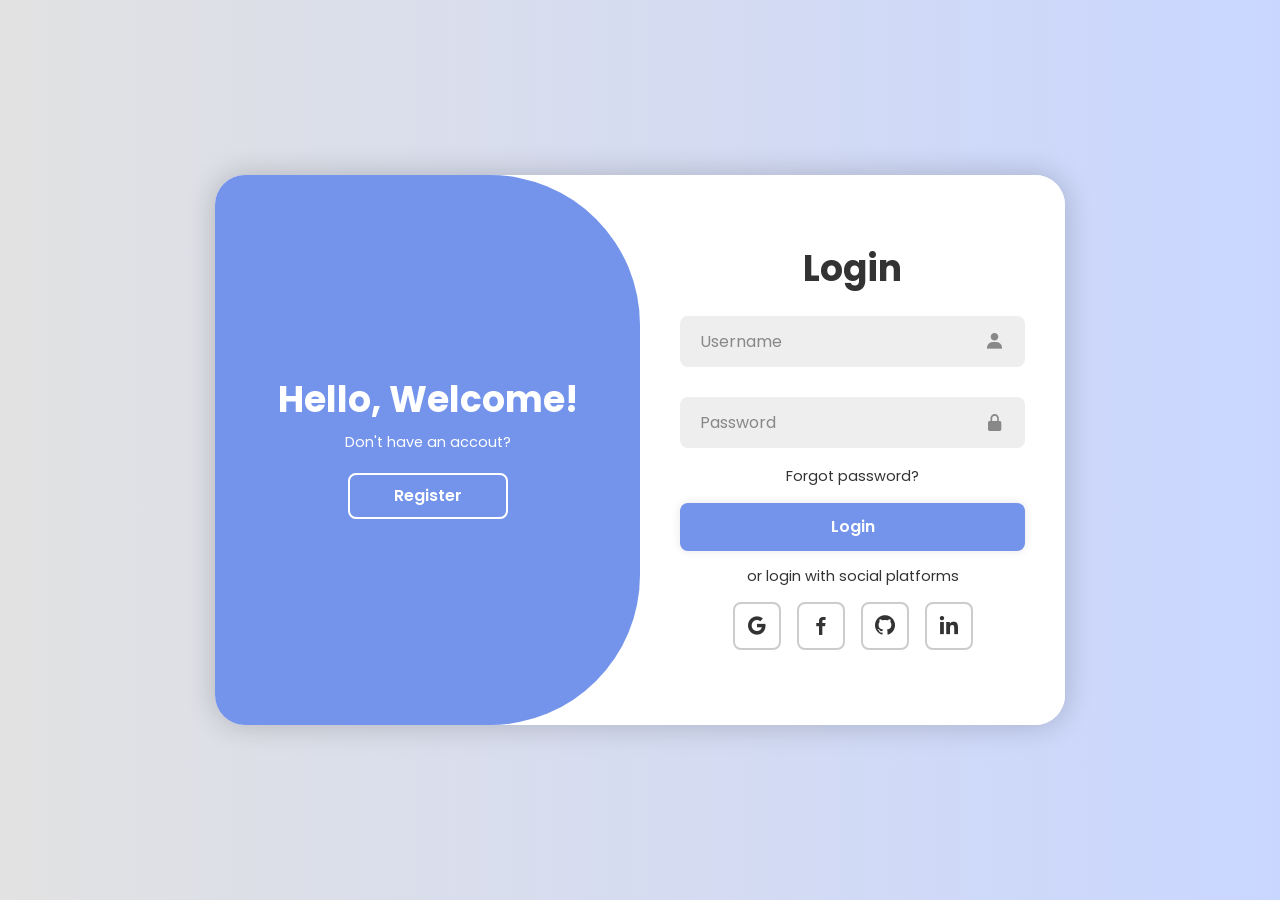
<file: java_practice.html>
<!DOCTYPE html>
<html lang="en">
<head>
    <meta charset="UTF-8">
    <meta name="viewport" content="width=device-width, initial-scale=1.0">
    <title>Login</title>
    <link rel='stylesheet' href='https://unpkg.com/boxicons@2.1.4/css/boxicons.min.css'>
    <link rel="stylesheet" href="style.css">
</head>

<!-- https://boxicons.com/?query=env에서 아이콘들 검색해서 폰트처럼 가져옴. -->
<body>
    <div class="container">
        <div class="form-box login">
            <form action="">
                <h1>Login</h1>
                <div class="input-box">
                    <input type="text" placeholder="Username" required> <!--required를 통해 필수로 입력받게 할 수 있음.-->
                    <i class='bx bxs-user'></i>
                </div>
                <div class="input-box">
                    <input type="password" placeholder="Password" required>
                    <i class='bx bxs-lock-alt' ></i>
                </div>
                <div class="forgot-link">
                    <a href="#">Forgot password?</a>
                </div>
                <button type="submit" class="btn">Login</button>
                <p>or login with social platforms</p>
                <div class="social-icons">
                    <a href="#"><i class='bx bxl-google' ></i></a>
                    <a href="#"><i class='bx bxl-facebook' ></i></a>
                    <a href="#"><i class='bx bxl-github' ></i></a>
                    <a href="#"><i class='bx bxl-linkedin' ></i></a>
                </div>
            </form>
        </div>

        <div class="form-box register">
            <form action="">
                <h1>Registration</h1>
                <div class="input-box">
                    <input type="text" placeholder="Username" required>
                    <i class='bx bxs-user'></i>
                </div>
                <div class="input-box">
                    <input type="email" placeholder="Email" required>
                    <i class='bx bxs-envelope'></i>
                </div>
                <div class="input-box">
                    <input type="password" placeholder="Password" required>
                    <i class='bx bxs-lock-alt' ></i>
                </div>
                <button type="submit" class="btn">Register</button>
                <p>or register with social platforms</p>
                <div class="social-icons">
                    <a href="#"><i class='bx bxl-google' ></i></a>
                    <a href="#"><i class='bx bxl-facebook' ></i></a>
                    <a href="#"><i class='bx bxl-github' ></i></a>
                    <a href="#"><i class='bx bxl-linkedin' ></i></a>
                </div>
            </form>
        </div>

        <div class="toggle-box">
            <div class="toggle-panel toggle-left">
                <h1>Hello, Welcome!</h1>
                <p>Don't have an accout?</p>
                <button class="btn register-btn">Register</button>
            </div>
            <div class="toggle-panel toggle-right">
                <h1>Welcome Back!</h1>
                <p>Already have an accout?</p>
                <button class="btn login-btn">Login</button>
            </div>
        </div>
    </div>

    <script src="script.js"></script>
</body>
</html>
</file>
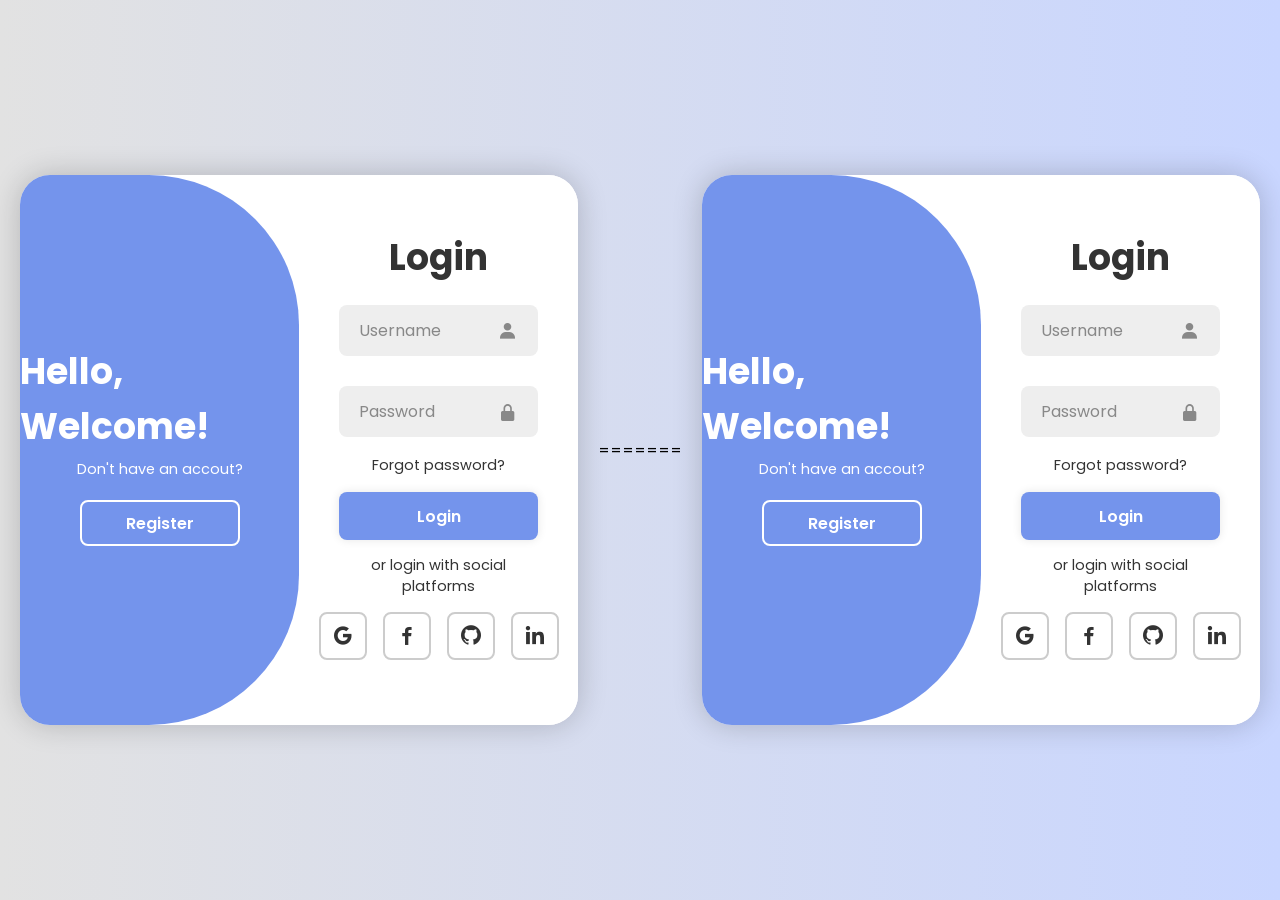
<file: html&css&js/java_practice.html>
<!--glthub 수정 test-->
<!--수정 2-->
<!DOCTYPE html>
<html lang="ko"> <!--lang을 en에서 ko로 변환-->
<head>
    <meta charset="UTF-8">
    <meta name="viewport" content="width=device-width, initial-scale=1.0">
    <title>Login</title>
    <link rel='stylesheet' href='https://unpkg.com/boxicons@2.1.4/css/boxicons.min.css'>
    <link rel="stylesheet" href="style.css">
</head>

<!-- https://boxicons.com/?query=env에서 아이콘들 검색해서 폰트처럼 가져옴. -->
<body>
    <div class="container">
        <div class="form-box login">
            <form action="">
                <h1>Login</h1>
                <div class="input-box">
                    <input type="text" placeholder="Username" required> <!--required를 통해 필수로 입력받게 할 수 있음.-->
                    <i class='bx bxs-user'></i>
                </div>
                <div class="input-box">
                    <input type="password" placeholder="Password" required>
                    <i class='bx bxs-lock-alt' ></i>
                </div>
                <div class="forgot-link">
                    <a href="#">Forgot password?</a>
                </div>
                <button type="submit" class="btn">Login</button>
                <p>or login with social platforms</p>
                <div class="social-icons">
                    <a href="#"><i class='bx bxl-google' ></i></a>
                    <a href="#"><i class='bx bxl-facebook' ></i></a>
                    <a href="#"><i class='bx bxl-github' ></i></a>
                    <a href="#"><i class='bx bxl-linkedin' ></i></a>
                </div>
            </form>
        </div>

        <div class="form-box register">
            <form action="">
                <h1>Registration</h1>
                <div class="input-box">
                    <input type="text" placeholder="Username" required>
                    <i class='bx bxs-user'></i>
                </div>
                <div class="input-box">
                    <input type="email" placeholder="Email" required>
                    <i class='bx bxs-envelope'></i>
                </div>
                <div class="input-box">
                    <input type="password" placeholder="Password" required>
                    <i class='bx bxs-lock-alt' ></i>
                </div>
                <button type="submit" class="btn">Register</button>
                <p>or register with social platforms</p>
                <div class="social-icons">
                    <a href="#"><i class='bx bxl-google' ></i></a>
                    <a href="#"><i class='bx bxl-facebook' ></i></a>
                    <a href="#"><i class='bx bxl-github' ></i></a>
                    <a href="#"><i class='bx bxl-linkedin' ></i></a>
                </div>
            </form>
        </div>

        <div class="toggle-box">
            <div class="toggle-panel toggle-left">
                <h1>Hello, Welcome!</h1>
                <p>Don't have an accout?</p>
                <button class="btn register-btn">Register</button>
            </div>
            <div class="toggle-panel toggle-right">
                <h1>Welcome Back!</h1>
                <p>Already have an accout?</p>
                <button class="btn login-btn">Login</button>
            </div>
        </div>
    </div>

    <script src="script.js"></script>
</body>
=======
<!DOCTYPE html>
<html lang="en">
<head>
    <meta charset="UTF-8">
    <meta name="viewport" content="width=device-width, initial-scale=1.0">
    <title>Login</title>
    <link rel='stylesheet' href='https://unpkg.com/boxicons@2.1.4/css/boxicons.min.css'>
    <link rel="stylesheet" href="style.css">
</head>

<!-- https://boxicons.com/?query=env에서 아이콘들 검색해서 폰트처럼 가져옴. -->
<body>
    <div class="container">
        <div class="form-box login">
            <form action="">
                <h1>Login</h1>
                <div class="input-box">
                    <input type="text" placeholder="Username" required> <!--required를 통해 필수로 입력받게 할 수 있음.-->
                    <i class='bx bxs-user'></i>
                </div>
                <div class="input-box">
                    <input type="password" placeholder="Password" required>
                    <i class='bx bxs-lock-alt' ></i>
                </div>
                <div class="forgot-link">
                    <a href="#">Forgot password?</a>
                </div>
                <button type="submit" class="btn">Login</button>
                <p>or login with social platforms</p>
                <div class="social-icons">
                    <a href="#"><i class='bx bxl-google' ></i></a>
                    <a href="#"><i class='bx bxl-facebook' ></i></a>
                    <a href="#"><i class='bx bxl-github' ></i></a>
                    <a href="#"><i class='bx bxl-linkedin' ></i></a>
                </div>
            </form>
        </div>

        <div class="form-box register">
            <form action="">
                <h1>Registration</h1>
                <div class="input-box">
                    <input type="text" placeholder="Username" required>
                    <i class='bx bxs-user'></i>
                </div>
                <div class="input-box">
                    <input type="email" placeholder="Email" required>
                    <i class='bx bxs-envelope'></i>
                </div>
                <div class="input-box">
                    <input type="password" placeholder="Password" required>
                    <i class='bx bxs-lock-alt' ></i>
                </div>
                <button type="submit" class="btn">Register</button>
                <p>or register with social platforms</p>
                <div class="social-icons">
                    <a href="#"><i class='bx bxl-google' ></i></a>
                    <a href="#"><i class='bx bxl-facebook' ></i></a>
                    <a href="#"><i class='bx bxl-github' ></i></a>
                    <a href="#"><i class='bx bxl-linkedin' ></i></a>
                </div>
            </form>
        </div>

        <div class="toggle-box">
            <div class="toggle-panel toggle-left">
                <h1>Hello, Welcome!</h1>
                <p>Don't have an accout?</p>
                <button class="btn register-btn">Register</button>
            </div>
            <div class="toggle-panel toggle-right">
                <h1>Welcome Back!</h1>
                <p>Already have an accout?</p>
                <button class="btn login-btn">Login</button>
            </div>
        </div>
    </div>

    <script src="script.js"></script>
</body>
</html>
</file>
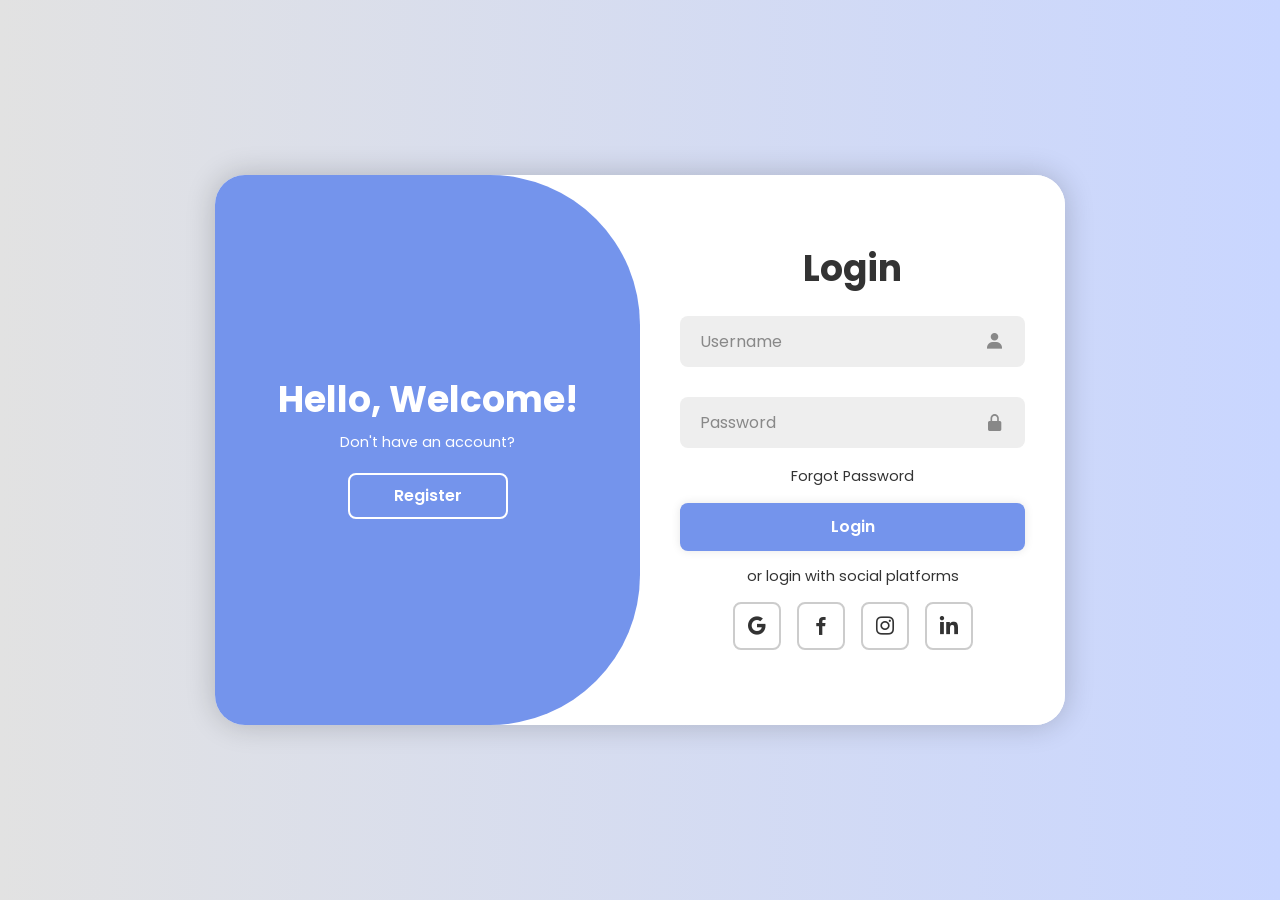
<file: practice_again/again.html>
<!DOCTYPE html>
<html lang="en">
<head>
    <meta charset="UTF-8">
    <meta name="viewport" content="width=device-width, initial-scale=1.0">
    <title>Login</title>
    <link rel="stylesheet" href="https://unpkg.com/boxicons@2.1.4/css/boxicons.min.css">
    <link rel="stylesheet" href="again.css">
</head>

<body>
    <div class="container">
        <div class="form-box login">
            <form action=" ">
                <h1>Login</h1>
                <div class="input-box">
                    <input type="text" placeholder="Username" required>
                    <i class='bx bxs-user'></i>
                </div>
                <div class="input-box">
                    <input type="password" placeholder="Password" required>
                    <i class='bx bxs-lock-alt' ></i>
                </div>
                <div class="forgot-link">
                    <a href="#">Forgot Password</a>
                </div>
                <button type="submit" class="btn">Login</button>
                <p>or login with social platforms</p>
                <div class="social-icons">
                    <a href=#><i class='bx bxl-google'></i></a>
                    <a href=#><i class='bx bxl-facebook' ></i></a>
                    <a href=#><i class='bx bxl-instagram' ></i></a>
                    <a href=#><i class='bx bxl-linkedin' ></i></a>
                </div>
            </form>
        </div>

        <div class="form-box register">
            <form action="">
                <h1>Registration</h1>
                <div class="input-box">
                    <input type="text" placeholder="Username" required>
                    <i class='bx bxs-user'></i>
                </div>
                <div class="input-box">
                    <input type="email" placeholder="Email" required>
                    <i class='bx bx-envelope' ></i>
                </div>
                <div class="input-box">
                    <input type="password" placeholder="Password" required>
                    <i class='bx bxs-lock-alt' ></i>
                </div>
                <button type="submit" class="btn">Register</button>
                <p>or register with social platforms</p>
                <div class="social icons">
                    <a href=#><i class='bx bxl-google'></i></a>
                    <a href=#><i class='bx bxl-facebook' ></i></a>
                    <a href=#><i class='bx bxl-instagram' ></i></a>
                    <a href=#><i class='bx bxl-linkedin' ></i></a>
                </div>
            </form>
        </div>

        <div class="toggle-box">
            <div class="toggle-panel toggle-left">
                <h1>Hello, Welcome!</h1>
                <p>Don't have an account?</p>
                <button class="btn register-btn">Register</button>
            </div>
            <div class="toggle-panel toggle-right">
                <h1>Welcome Back!</h1>
                <p>Already have an account?</p>
                <button class="btn login-btn">Login</button>
            </div>
        </div>
    </div>
    
    <script src="again.js"></script>
</body>
</html>
</file>
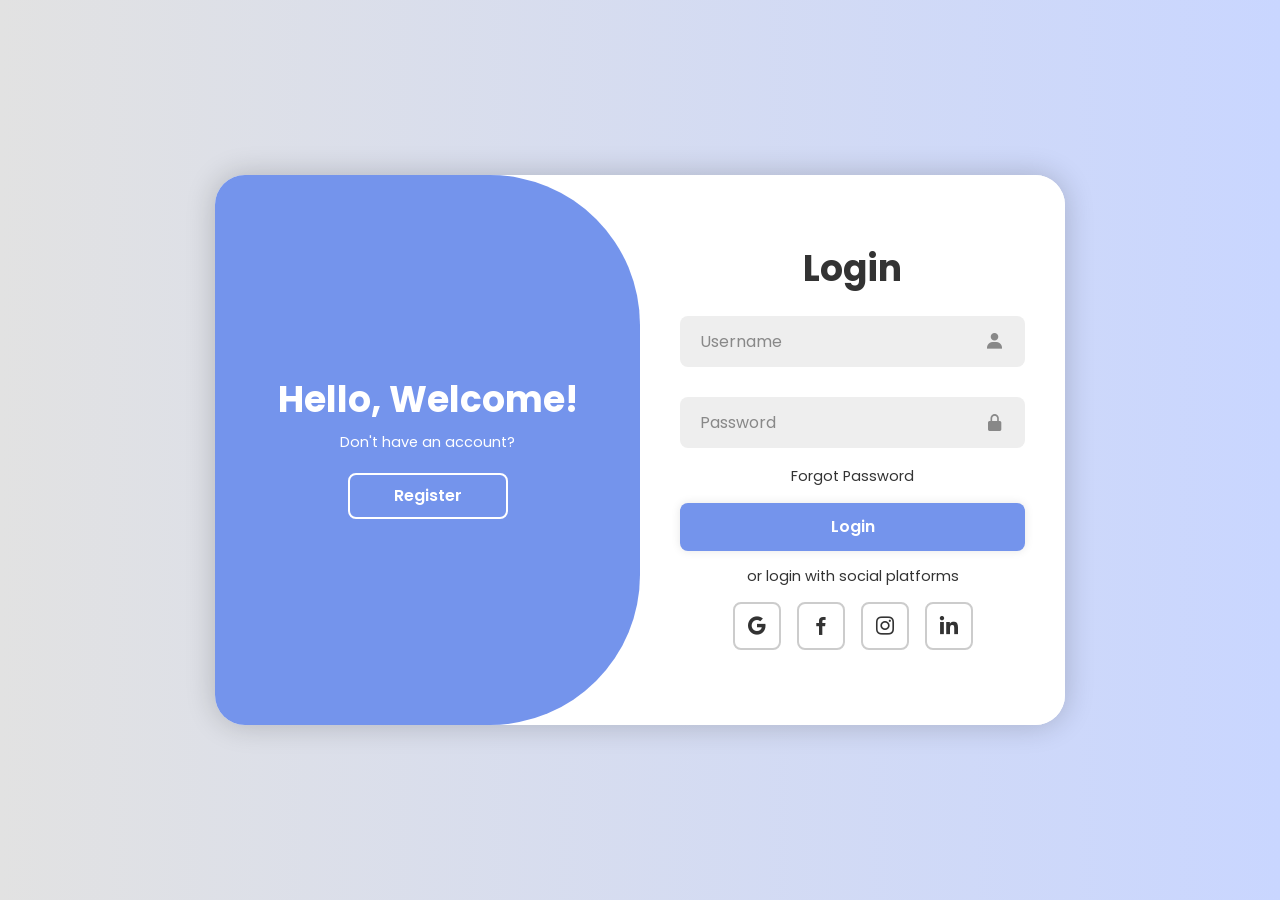
<file: html&css&js/practice_again/again.html>
<!DOCTYPE html>
<html lang="en">
<head>
    <meta charset="UTF-8">
    <meta name="viewport" content="width=device-width, initial-scale=1.0">
    <title>Login</title>
    <link rel="stylesheet" href="https://unpkg.com/boxicons@2.1.4/css/boxicons.min.css">
    <link rel="stylesheet" href="again.css">
</head>

<body>
    <div class="container">
        <div class="form-box login">
            <form action=" ">
                <h1>Login</h1>
                <div class="input-box">
                    <input type="text" placeholder="Username" required>
                    <i class='bx bxs-user'></i>
                </div>
                <div class="input-box">
                    <input type="password" placeholder="Password" required>
                    <i class='bx bxs-lock-alt' ></i>
                </div>
                <div class="forgot-link">
                    <a href="#">Forgot Password</a>
                </div>
                <button type="submit" class="btn">Login</button>
                <p>or login with social platforms</p>
                <div class="social-icons">
                    <a href=#><i class='bx bxl-google'></i></a>
                    <a href=#><i class='bx bxl-facebook' ></i></a>
                    <a href=#><i class='bx bxl-instagram' ></i></a>
                    <a href=#><i class='bx bxl-linkedin' ></i></a>
                </div>
            </form>
        </div>

        <div class="form-box register">
            <form action="">
                <h1>Registration</h1>
                <div class="input-box">
                    <input type="text" placeholder="Username" required>
                    <i class='bx bxs-user'></i>
                </div>
                <div class="input-box">
                    <input type="email" placeholder="Email" required>
                    <i class='bx bx-envelope' ></i>
                </div>
                <div class="input-box">
                    <input type="password" placeholder="Password" required>
                    <i class='bx bxs-lock-alt' ></i>
                </div>
                <button type="submit" class="btn">Register</button>
                <p>or register with social platforms</p>
                <div class="social icons">
                    <a href=#><i class='bx bxl-google'></i></a>
                    <a href=#><i class='bx bxl-facebook' ></i></a>
                    <a href=#><i class='bx bxl-instagram' ></i></a>
                    <a href=#><i class='bx bxl-linkedin' ></i></a>
                </div>
            </form>
        </div>

        <div class="toggle-box">
            <div class="toggle-panel toggle-left">
                <h1>Hello, Welcome!</h1>
                <p>Don't have an account?</p>
                <button class="btn register-btn">Register</button>
            </div>
            <div class="toggle-panel toggle-right">
                <h1>Welcome Back!</h1>
                <p>Already have an account?</p>
                <button class="btn login-btn">Login</button>
            </div>
        </div>
    </div>
    
    <script src="again.js"></script>
</body>
</html>
</file>
<file: style.css>
@import url('https://fonts.googleapis.com/css2?family=Poppins:wght@300;400;500;600;700;800;900&display=swap');

* {
    margin: 0;
    padding: 0;
    box-sizing: border-box;
    font-family: 'Poppins', sans-serif;
}

body {
    display: flex;
    justify-content: center;
    align-items: center;
    min-height: 100vh;
    background: linear-gradient(90deg,#e2e2e2,#c9d6ff);
}

.container {
    position: relative; /*상대위치. 기존 위치 기준으로 이동*/
    width: 850px;
    height: 550px;
    background: #fff;
    border-radius: 30px;
    box-shadow: 0 0 30px rgba(0, 0, 0, .2); 
    margin: 20px; /* 창을 줄여도 마진이 있어서 어느 정도 간격을 두면서 같이 줄어듦.*/
    overflow: hidden; /* 자식 요소가 부모 요소의 영역을 벗어날 때 그 벗어나는 부분을 숨김.*/
}

.form-box {
    position: absolute; /*절대위치 기준. relative 설정된 부모(없으면 body) 기준 이동.*/
    right: 0; /* 부모 요소와의 차이를 0으로 맞춰서 부모의 오른쪽 끝에 맞춤*/
    width: 50%; /*넓이를 부모 요소의 절반만 사용*/
    height:100%; /*높이를 부모 요소의 전체 사용 */
    background: #fff;
    display: flex; /*flexbox 활성화화*/
    align-items: center;
    color: #333;
    text-align: center;
    padding: 40px;
    z-index:1; /*요소가 쌓이는 순서를 결정할 수 있음. 기본값은 모든 요소가 0. 클수록 앞으로 온다. */
    transition: .6s ease-in-out 1.2s, visibility 0s 1s; /* 버튼을 누르면 .form-box가 1초 후에 visibility가 visible로 바뀌고,
                                                         1.2초 후부터 0.6초 동안 서서히 나타남 */
}

.container.active .form-box {
    right: 50%;
}
/*원래는 부모의 오른쪽 끝에 붙어있었는데,
active가 활성화되면 부모의 오른쪽 끝을 기준으로 부모 너비의 50%만큼 이동함.*/

.form-box.register {
    visibility: hidden;
}
/*기본 container일 때에는 register가 보이지 않음.
따라서 login만 보임*/

.container.active .form-box.register {
    visibility: visible;

}
/*container가 active되었을 때 register가 보임.
login은 register뒤에 가려지게 됨.*/

form {
    width: 100%;
} 
/* 기존에 form 태그는 class=form-box인 div에 속해있음.
따라서 form-box 태그에 적용되는 스타일을 동일하게 적용받음.
그 중 width:50%가 있었는데, 그것을 100%로 따로 바꿔줌.
따라서 form-box(부모요소)의 너비 절반만 사용하다가 전체를 사용하도록 변경됨.
결과적으로 form에 속하는 모든 태그들(자식요소들)이 form-box의 중앙으로 정렬됨.*/

.container h1 {
    font-size: 36px;
    margin: -10px 0;
}
/* 아래의 .input-box 선택자로 인해 'Login' 텍스트로 30px 간격으로 input-box와 멀어지게 됨.
너무 멀어져 보이지 않게 하고자 위아래 마진을 10px만큼 줄임. */

.input-box {
position: relative;
margin: 30px 0;
}

.input-box input {
    width: 100%;
    padding: 13px 50px 13px 20px; /*상우하좌 내부 여백*/
    background: #eee;
    border-radius: 8px; /*테두리 깎는 것*/
    border: none;
    outline: none;
    font-size: 16px;
    color: #333;
    font-weight: 500;
}

.input-box input::placeholder { /*:: 요소의 특정부분만 스타일링 할 때 사용*/
    color: #888;
    font-weight: 400;
}

.input-box i {
    position: absolute;
    right: 20px;
    top:50%; /*부모의 높이 50% 지점에 배치*/
    transform: translateY(-50%); /*자기 자신의 높이의 50%만큼 위로 올림*/
    /*위에서 top:50%, transformY(-50%)로 설정함으로써 정확히 중앙에 정렬시킴*/
    /*position: absolute;와 함께 사용해야 원하는 위치에 배치 가능
    왜냐하면 top:50%;는 부모요소를 기준으로 움직이는 것이기 때문.*/
    font-size: 20px;
    color: #888;
}

.forgot-link {
    margin: -15px 0 15px; /*상으로 -15px 마진을 설정했기 때문에 해당 요소가 위로 올라가게 됨*/
}

.forgot-link a {
    font-size: 14.5px;
    color: #333;
    text-decoration: none; /*텍스트의 기본 장식 제거. <a>태그의 밑줄 제거 가능*/
}

.btn {
    width: 100%;
    height:48px;
    background: #7494ec; /*background-color 사용하지 않고 background 사용하면 배경에 대한 여러 가지 설정 한 번에 가능*/
    border-radius: 8px;
    box-shadow: 0 0 10px rgba(0, 0, 0, .1);
    border: none;
    cursor: pointer; /*마우스를 올려 놓으면 커서가 포인터로 바뀜*/
    font-size: 16px;
    color: #fff;
    font-weight: 600;
}

.container p{
    font-size: 14.5px;
    margin: 15px 0;
}

.social-icons a {
    display: inline-flex; /*부모 요소의 너비가 창을 다 사용하는 것이 아니라 자식 요소의 크기에 맞게 자동으로 조정*/
    padding: 10px;
    border: 2px solid #ccc;
    border-radius: 8px;
    font-size: 24px;
    color: #333;
    text-decoration: none;
    margin: 0 8px;
}

.social-icons {
    display: flex;
    justify-content: center;

}

.toggle-box {
    position: absolute;
    width: 100%;
    height: 100%;
}

.toggle-box::before{ /*::before를 통해 HTML을 수정하지 않고도 원하는 텍스트나 스타일을 추가할 수 있음*/
    content: '';
    position: absolute;
    left: -250%;
    width: 300%;
    height: 100%;
    background:#7494ec;
    border-radius: 150px;
    z-index:2;
    transition: 1.8s ease-in-out; 
    /*1.8초동안 변화가 일어남. */
}

.container.active .toggle-box::before {
    /* 공백이 있으면 내부 자식 요소를 찾고, 없으면 같은 요소에 여러 개의 클래스를 의미.
    .container.active.toggle-box::before = container에 active와 toggle-box 클래스를 동시에 가진 요소의 ::before에 적용
    .container.active .toggle-box::before = "container active" 내부의 toggle-box 요소의 ::before에 적용
    공백을 기준으로 다른 클래스로 나뉘게 됨됨*/
    left: 50%;
}

.toggle-panel {
    position: absolute;
    width: 50%;
    height: 100%;
    color: #fff;
    display: flex;
    flex-direction: column;
    justify-content: center;
    align-items: center;
    z-index: 2;
    transition: .6s ease-in-out;
}

.toggle-panel.toggle-left {
    left:0;
    transition-delay: 1.2s;
}

.container.active .toggle-panel.toggle-left {
    left: -50%;
    transition-delay: .6s;
}

.toggle-panel.toggle-right {
    right: -50%;
    transition-delay: .6s;
}

.container.active .toggle-panel.toggle-right {
    right: 0;
    transition-delay: 1.2s;
}

.toggle-panel p {
    margin-bottom: 20px;
}

.toggle-panel .btn { 
    /*이 경우에는 toggle-panel 뒤에 스페이드를 포함해야 함.
    즉, toggle-panel 내부에 btn 요소를 찾음.
    */
    width: 160px;
    height: 46px;
    background: transparent; /*투명*/
    border: 2px solid #fff;
    box-shadow: none;
}

@media screen and (max-width: 650px) {
    .container {
        height: 100vh;
    }
    .form-box{
        bottom: 0;
        width: 100%;
        height: 70%;
    } 

    .container.active .form-box {
        right:0;
        bottom: 30%;
    }

    .toggle-box::before {
        left: 0;
        top: -270%;
        width: 100%;
        height: 300%;
        border-radius: 20vw;
    }

    .container.active .toggle-box::before {
        left: 0;
        top:70%;
    }

    .toggle-panel {
        width: 100%;
        height:30%;

    }

    .toggle-panel.toggle-left {
        top: 0;

    }

    .container.active .toggle-panel.toggle-left {
         left:0;
         top:-30%
    }

    .toggle-panel.toggle-right {
        right: 0;
        bottom: -30%;
    }

    .container.active .toggle-panel.toggle-right {
        bottom: 0;
    }
    
}

@media screen and (max-width: 400px) {
    .form-box {
        padding: 20px;
    }

    .toggle-panel h1 {
        font-size: 30px;
    }
}
</file>
<file: html&css&js/style.css>
@import url('https://fonts.googleapis.com/css2?family=Poppins:wght@300;400;500;600;700;800;900&display=swap');

* {
    margin: 0;
    padding: 0;
    box-sizing: border-box;
    font-family: 'Poppins', sans-serif;
}

body {
    display: flex;
    justify-content: center;
    align-items: center;
    min-height: 100vh;
    background: linear-gradient(90deg,#e2e2e2,#c9d6ff);
}

.container {
    position: relative; /*상대위치. 기존 위치 기준으로 이동*/
    width: 850px;
    height: 550px;
    background: #fff;
    border-radius: 30px;
    box-shadow: 0 0 30px rgba(0, 0, 0, .2); 
    margin: 20px; /* 창을 줄여도 마진이 있어서 어느 정도 간격을 두면서 같이 줄어듦.*/
    overflow: hidden; /* 자식 요소가 부모 요소의 영역을 벗어날 때 그 벗어나는 부분을 숨김.*/
}

.form-box {
    position: absolute; /*절대위치 기준. relative 설정된 부모(없으면 body) 기준 이동.*/
    right: 0; /* 부모 요소와의 차이를 0으로 맞춰서 부모의 오른쪽 끝에 맞춤*/
    width: 50%; /*넓이를 부모 요소의 절반만 사용*/
    height:100%; /*높이를 부모 요소의 전체 사용 */
    background: #fff;
    display: flex; /*flexbox 활성화화*/
    align-items: center;
    color: #333;
    text-align: center;
    padding: 40px;
    z-index:1; /*요소가 쌓이는 순서를 결정할 수 있음. 기본값은 모든 요소가 0. 클수록 앞으로 온다. */
    transition: .6s ease-in-out 1.2s, visibility 0s 1s; /* 버튼을 누르면 .form-box가 1초 후에 visibility가 visible로 바뀌고,
                                                         1.2초 후부터 0.6초 동안 서서히 나타남 */
}

.container.active .form-box {
    right: 50%;
}
/*원래는 부모의 오른쪽 끝에 붙어있었는데,
active가 활성화되면 부모의 오른쪽 끝을 기준으로 부모 너비의 50%만큼 이동함.*/

.form-box.register {
    visibility: hidden;
}
/*기본 container일 때에는 register가 보이지 않음.
따라서 login만 보임*/

.container.active .form-box.register {
    visibility: visible;

}
/*container가 active되었을 때 register가 보임.
login은 register뒤에 가려지게 됨.*/

form {
    width: 100%;
} 
/* 기존에 form 태그는 class=form-box인 div에 속해있음.
따라서 form-box 태그에 적용되는 스타일을 동일하게 적용받음.
그 중 width:50%가 있었는데, 그것을 100%로 따로 바꿔줌.
따라서 form-box(부모요소)의 너비 절반만 사용하다가 전체를 사용하도록 변경됨.
결과적으로 form에 속하는 모든 태그들(자식요소들)이 form-box의 중앙으로 정렬됨.*/

.container h1 {
    font-size: 36px;
    margin: -10px 0;
}
/* 아래의 .input-box 선택자로 인해 'Login' 텍스트로 30px 간격으로 input-box와 멀어지게 됨.
너무 멀어져 보이지 않게 하고자 위아래 마진을 10px만큼 줄임. */

.input-box {
position: relative;
margin: 30px 0;
}

.input-box input {
    width: 100%;
    padding: 13px 50px 13px 20px; /*상우하좌 내부 여백*/
    background: #eee;
    border-radius: 8px; /*테두리 깎는 것*/
    border: none;
    outline: none;
    font-size: 16px;
    color: #333;
    font-weight: 500;
}

.input-box input::placeholder { /*:: 요소의 특정부분만 스타일링 할 때 사용*/
    color: #888;
    font-weight: 400;
}

.input-box i {
    position: absolute;
    right: 20px;
    top:50%; /*부모의 높이 50% 지점에 배치*/
    transform: translateY(-50%); /*자기 자신의 높이의 50%만큼 위로 올림*/
    /*위에서 top:50%, transformY(-50%)로 설정함으로써 정확히 중앙에 정렬시킴*/
    /*position: absolute;와 함께 사용해야 원하는 위치에 배치 가능
    왜냐하면 top:50%;는 부모요소를 기준으로 움직이는 것이기 때문.*/
    font-size: 20px;
    color: #888;
}

.forgot-link {
    margin: -15px 0 15px; /*상으로 -15px 마진을 설정했기 때문에 해당 요소가 위로 올라가게 됨*/
}

.forgot-link a {
    font-size: 14.5px;
    color: #333;
    text-decoration: none; /*텍스트의 기본 장식 제거. <a>태그의 밑줄 제거 가능*/
}

.btn {
    width: 100%;
    height:48px;
    background: #7494ec; /*background-color 사용하지 않고 background 사용하면 배경에 대한 여러 가지 설정 한 번에 가능*/
    border-radius: 8px;
    box-shadow: 0 0 10px rgba(0, 0, 0, .1);
    border: none;
    cursor: pointer; /*마우스를 올려 놓으면 커서가 포인터로 바뀜*/
    font-size: 16px;
    color: #fff;
    font-weight: 600;
}

.container p{
    font-size: 14.5px;
    margin: 15px 0;
}

.social-icons a {
    display: inline-flex; /*부모 요소의 너비가 창을 다 사용하는 것이 아니라 자식 요소의 크기에 맞게 자동으로 조정*/
    padding: 10px;
    border: 2px solid #ccc;
    border-radius: 8px;
    font-size: 24px;
    color: #333;
    text-decoration: none;
    margin: 0 8px;
}

.social-icons {
    display: flex;
    justify-content: center;

}

.toggle-box {
    position: absolute;
    width: 100%;
    height: 100%;
}

.toggle-box::before{ /*::before를 통해 HTML을 수정하지 않고도 원하는 텍스트나 스타일을 추가할 수 있음*/
    content: '';
    position: absolute;
    left: -250%;
    width: 300%;
    height: 100%;
    background:#7494ec;
    border-radius: 150px;
    z-index:2;
    transition: 1.8s ease-in-out; 
    /*1.8초동안 변화가 일어남. */
}

.container.active .toggle-box::before {
    /* 공백이 있으면 내부 자식 요소를 찾고, 없으면 같은 요소에 여러 개의 클래스를 의미.
    .container.active.toggle-box::before = container에 active와 toggle-box 클래스를 동시에 가진 요소의 ::before에 적용
    .container.active .toggle-box::before = "container active" 내부의 toggle-box 요소의 ::before에 적용
    공백을 기준으로 다른 클래스로 나뉘게 됨됨*/
    left: 50%;
}

.toggle-panel {
    position: absolute;
    width: 50%;
    height: 100%;
    color: #fff;
    display: flex;
    flex-direction: column;
    justify-content: center;
    align-items: center;
    z-index: 2;
    transition: .6s ease-in-out;
}

.toggle-panel.toggle-left {
    left:0;
    transition-delay: 1.2s;
}

.container.active .toggle-panel.toggle-left {
    left: -50%;
    transition-delay: .6s;
}

.toggle-panel.toggle-right {
    right: -50%;
    transition-delay: .6s;
}

.container.active .toggle-panel.toggle-right {
    right: 0;
    transition-delay: 1.2s;
}

.toggle-panel p {
    margin-bottom: 20px;
}

.toggle-panel .btn { 
    /*이 경우에는 toggle-panel 뒤에 스페이드를 포함해야 함.
    즉, toggle-panel 내부에 btn 요소를 찾음.
    */
    width: 160px;
    height: 46px;
    background: transparent; /*투명*/
    border: 2px solid #fff;
    box-shadow: none;
}

@media screen and (max-width: 650px) {
    .container {
        height: 100vh;
    }
    .form-box{
        bottom: 0;
        width: 100%;
        height: 70%;
    } 

    .container.active .form-box {
        right:0;
        bottom: 30%;
    }

    .toggle-box::before {
        left: 0;
        top: -270%;
        width: 100%;
        height: 300%;
        border-radius: 20vw;
    }

    .container.active .toggle-box::before {
        left: 0;
        top:70%;
    }

    .toggle-panel {
        width: 100%;
        height:30%;

    }

    .toggle-panel.toggle-left {
        top: 0;

    }

    .container.active .toggle-panel.toggle-left {
         left:0;
         top:-30%
    }

    .toggle-panel.toggle-right {
        right: 0;
        bottom: -30%;
    }

    .container.active .toggle-panel.toggle-right {
        bottom: 0;
    }
    
}

@media screen and (max-width: 400px) {
    .form-box {
        padding: 20px;
    }

    .toggle-panel h1 {
        font-size: 30px;
    }
}
</file>
<file: practice_again/again.css>
@import url('https://fonts.googleapis.com/css2?family=Poppins:wght@300;400;500;600;700;800;900&display=swap');

* {
    margin:0;
    padding:0;
    box-sizing: border-box;
    font-family: 'Poppins', sans-serif;
}

body {
    display: flex;
    justify-content: center;
    align-items: center;
    min-height: 100vh;
    background: linear-gradient(90deg,#e2e2e2,#c9d6ff)
}

.container {
    position: relative;
    background: #fff;
    width:850px;
    height:550px;
    border-radius: 30px;
    box-shadow: 0 0 30px rgba(0, 0, 0, .2);
    margin:20px;
    overflow: hidden;
}

.form-box{
    position: absolute;
    right: 0;
    width: 50%;
    height: 100%;
    background: #fff;
    display: flex;
    justify-content: center;
    align-items: center;
    color: #333;
    text-align: center;
    padding: 40px;
    z-index:1;
    transition: .6s ease-in-out 1.2s, visibility 0s 1s;
}

.container.active .form-box {
    right: 50%;
}

.form-box.register {
    visibility: hidden;
}

.container.active .form-box.register {
    visibility: visible;

}

form {
    width: 100%;
} 

.container h1 {
    font-size: 36px;
    margin: -10px 0;
}

.input-box {
    position: relative;
    margin: 30px 0;
    }

.input-box input{
    width: 100%;
    padding: 13px 50px 13px 20px;
    border-radius: 8px;
    background: #eee;
    border: none;
    outline: none;
    font-size: 16px;
    color: #333;
    font-weight: 500;
}

.input-box input::placeholder {
    color: #888;
    font-weight: 400;
}

.input-box i {
    position: absolute;
    right: 20px;
    top:50%;
    transform: translateY(-50%);
    font-size: 20px;
    color: #888;
}

.forgot-link {
    margin: -15px 0 15px;
}

.forgot-link a {
    font-size: 14.5px;
    color: #333;
    text-decoration: none;
}

.btn {
    width: 100%;
    height: 48px;
    background: #7494ec;
    border-radius: 8px;
    box-shadow: 0 0 10px rgba(0, 0, 0, .1);
    border: none;
    cursor: pointer;
    font-weight: 600;
    color: #fff;
    font-size: 16px;
}

.container p{
    font-size: 14.5px;
    margin: 15px 0;
}

.social-icons a {
    display: inline-flex;
    border: 2px solid #ccc;
    padding: 10px;
    text-decoration: none;
    color:#333;
    font-size:24px;
    margin: 0 8px;
    border-radius: 8px;
}

.social-icons {
    display: flex;
    justify-content: center;
}

.toggle-box {
    position: absolute;
    width: 100%;
    height: 100%;
}

.toggle-box::before{ /*::before를 통해 HTML을 수정하지 않고도 원하는 텍스트나 스타일을 추가할 수 있음*/
    content: '';
    position: absolute;
    left: -250%;
    width: 300%;
    height: 100%;
    background:#7494ec;
    border-radius: 150px;
    z-index:2;
    transition: 1.8s ease-in-out; 
    /*1.8초동안 변화가 일어남. */
}

.container.active .toggle-box::before {
    left:50%;
} 

.toggle-panel {
    position: absolute;
    width: 50%;
    height: 100%;
    color: #fff;
    display: flex;
    flex-direction: column;
    justify-content: center;
    align-items: center;
    z-index: 2;
    transition: .6s ease-in-out;
}

.toggle-panel.toggle-left {
    left:0;
    transition-delay: 1.2s;
}

.container.active .toggle-panel.toggle-left {
    left: -50%;
    transition-delay: .6s;
}

.toggle-panel.toggle-right {
    right: -50%;
    transition-delay: .6s;
}

.container.active .toggle-panel.toggle-right {
    right: 0;
    transition-delay: 1.2s;
}

.toggle-panel p {
    margin-bottom: 20px;
}

.toggle-panel .btn { 
    /*이 경우에는 toggle-panel 뒤에 스페이드를 포함해야 함.
    즉, toggle-panel 내부에 btn 요소를 찾음.
    */
    width: 160px;
    height: 46px;
    background: transparent; /*투명*/
    border: 2px solid #fff;
    box-shadow: none;
}
</file>
<file: html&css&js/practice_again/again.css>
@import url('https://fonts.googleapis.com/css2?family=Poppins:wght@300;400;500;600;700;800;900&display=swap');

* {
    margin:0;
    padding:0;
    box-sizing: border-box;
    font-family: 'Poppins', sans-serif;
}

body {
    display: flex;
    justify-content: center;
    align-items: center;
    min-height: 100vh;
    background: linear-gradient(90deg,#e2e2e2,#c9d6ff)
}

.container {
    position: relative;
    background: #fff;
    width:850px;
    height:550px;
    border-radius: 30px;
    box-shadow: 0 0 30px rgba(0, 0, 0, .2);
    margin:20px;
    overflow: hidden;
}

.form-box{
    position: absolute;
    right: 0;
    width: 50%;
    height: 100%;
    background: #fff;
    display: flex;
    justify-content: center;
    align-items: center;
    color: #333;
    text-align: center;
    padding: 40px;
    z-index:1;
    transition: .6s ease-in-out 1.2s, visibility 0s 1s;
}

.container.active .form-box {
    right: 50%;
}

.form-box.register {
    visibility: hidden;
}

.container.active .form-box.register {
    visibility: visible;

}

form {
    width: 100%;
} 

.container h1 {
    font-size: 36px;
    margin: -10px 0;
}

.input-box {
    position: relative;
    margin: 30px 0;
    }

.input-box input{
    width: 100%;
    padding: 13px 50px 13px 20px;
    border-radius: 8px;
    background: #eee;
    border: none;
    outline: none;
    font-size: 16px;
    color: #333;
    font-weight: 500;
}

.input-box input::placeholder {
    color: #888;
    font-weight: 400;
}

.input-box i {
    position: absolute;
    right: 20px;
    top:50%;
    transform: translateY(-50%);
    font-size: 20px;
    color: #888;
}

.forgot-link {
    margin: -15px 0 15px;
}

.forgot-link a {
    font-size: 14.5px;
    color: #333;
    text-decoration: none;
}

.btn {
    width: 100%;
    height: 48px;
    background: #7494ec;
    border-radius: 8px;
    box-shadow: 0 0 10px rgba(0, 0, 0, .1);
    border: none;
    cursor: pointer;
    font-weight: 600;
    color: #fff;
    font-size: 16px;
}

.container p{
    font-size: 14.5px;
    margin: 15px 0;
}

.social-icons a {
    display: inline-flex;
    border: 2px solid #ccc;
    padding: 10px;
    text-decoration: none;
    color:#333;
    font-size:24px;
    margin: 0 8px;
    border-radius: 8px;
}

.social-icons {
    display: flex;
    justify-content: center;
}

.toggle-box {
    position: absolute;
    width: 100%;
    height: 100%;
}

.toggle-box::before{ /*::before를 통해 HTML을 수정하지 않고도 원하는 텍스트나 스타일을 추가할 수 있음*/
    content: '';
    position: absolute;
    left: -250%;
    width: 300%;
    height: 100%;
    background:#7494ec;
    border-radius: 150px;
    z-index:2;
    transition: 1.8s ease-in-out; 
    /*1.8초동안 변화가 일어남. */
}

.container.active .toggle-box::before {
    left:50%;
} 

.toggle-panel {
    position: absolute;
    width: 50%;
    height: 100%;
    color: #fff;
    display: flex;
    flex-direction: column;
    justify-content: center;
    align-items: center;
    z-index: 2;
    transition: .6s ease-in-out;
}

.toggle-panel.toggle-left {
    left:0;
    transition-delay: 1.2s;
}

.container.active .toggle-panel.toggle-left {
    left: -50%;
    transition-delay: .6s;
}

.toggle-panel.toggle-right {
    right: -50%;
    transition-delay: .6s;
}

.container.active .toggle-panel.toggle-right {
    right: 0;
    transition-delay: 1.2s;
}

.toggle-panel p {
    margin-bottom: 20px;
}

.toggle-panel .btn { 
    /*이 경우에는 toggle-panel 뒤에 스페이드를 포함해야 함.
    즉, toggle-panel 내부에 btn 요소를 찾음.
    */
    width: 160px;
    height: 46px;
    background: transparent; /*투명*/
    border: 2px solid #fff;
    box-shadow: none;
}
</file>
